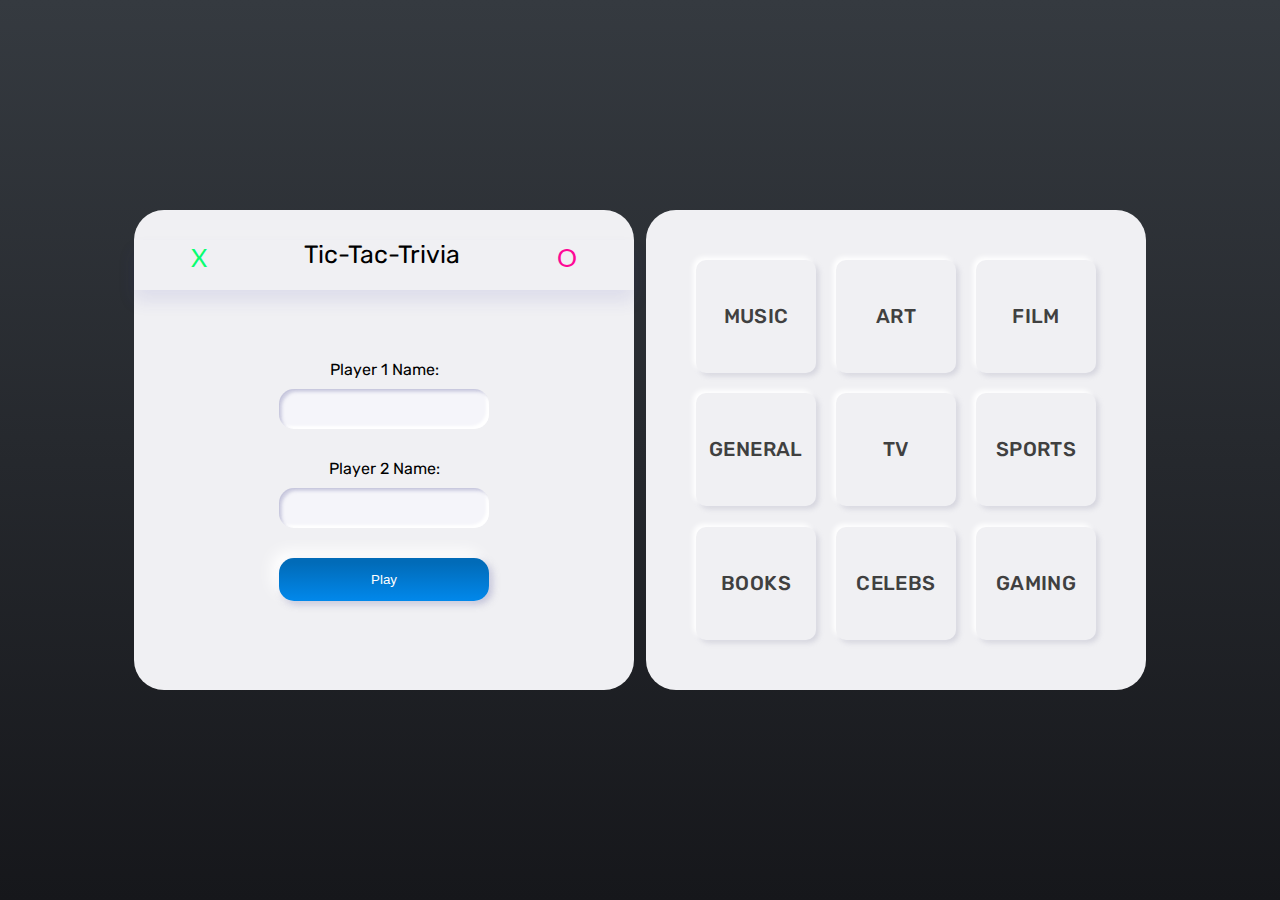
<file: index.html>
<!DOCTYPE html>
<html lang="en">
<head>
    <meta charset="UTF-8">
    <meta name="viewport" content="width=device-width, initial-scale=1.0">
    <title>Tic-Tac-Trivia</title>
    <script src="https://cdnjs.cloudflare.com/ajax/libs/jquery/3.2.1/jquery.js"></script>
    <link rel="stylesheet" href="./css/main.css">
    <link href="https://fonts.googleapis.com/css2?family=Rubik:wght@300;400;500&display=swap" rel="stylesheet">
    <link href="https://fonts.googleapis.com/css2?family=Lato:wght@900&display=swap" rel="stylesheet">
</head>
<body>

<section class="container">
    
    <div id="left"> 

    <div class="nav">
        <p><span class="lato">X </span></p>
        <p><span class="lato">O</span> </p>
        <p id="timer">Tic-Tac-Trivia</p>
    </div>

    <div id="game-controls">
        <!-- <img class="logo" src="img/logo.png"> -->
        <label for="player1">Player 1 Name:</label>
        <input type="text" id="player1" name="player1">
        <label for="player2">Player 2 Name:</label>
        <input type="text" id="player2" name="player2">
        <input type="submit" value="Play" id="submit-names"> 
    </div>

    </div>

    <div id="game-board">
    <div id="1" class="square listen" data-category="12">Music</div>
    <div id="2" class="square listen" data-category="25">Art</div>
    <div id="3" class="square listen" data-category="11">Film</div>
    <div id="4" class="square listen" data-category="9">General</div>
    <div id="5" class="square listen" data-category="14">TV</div>
    <div id="6" class="square listen" data-category="21">Sports</div>
    <div id="7" class="square listen" data-category="10">Books</div>
    <div id="8" class="square listen" data-category="26">Celebs</div>
    <div id="9" class="square listen" data-category="15">Gaming</div>
    </div>

</section>
<script src="./js/app.js"></script>
</body>
</html>
</file>
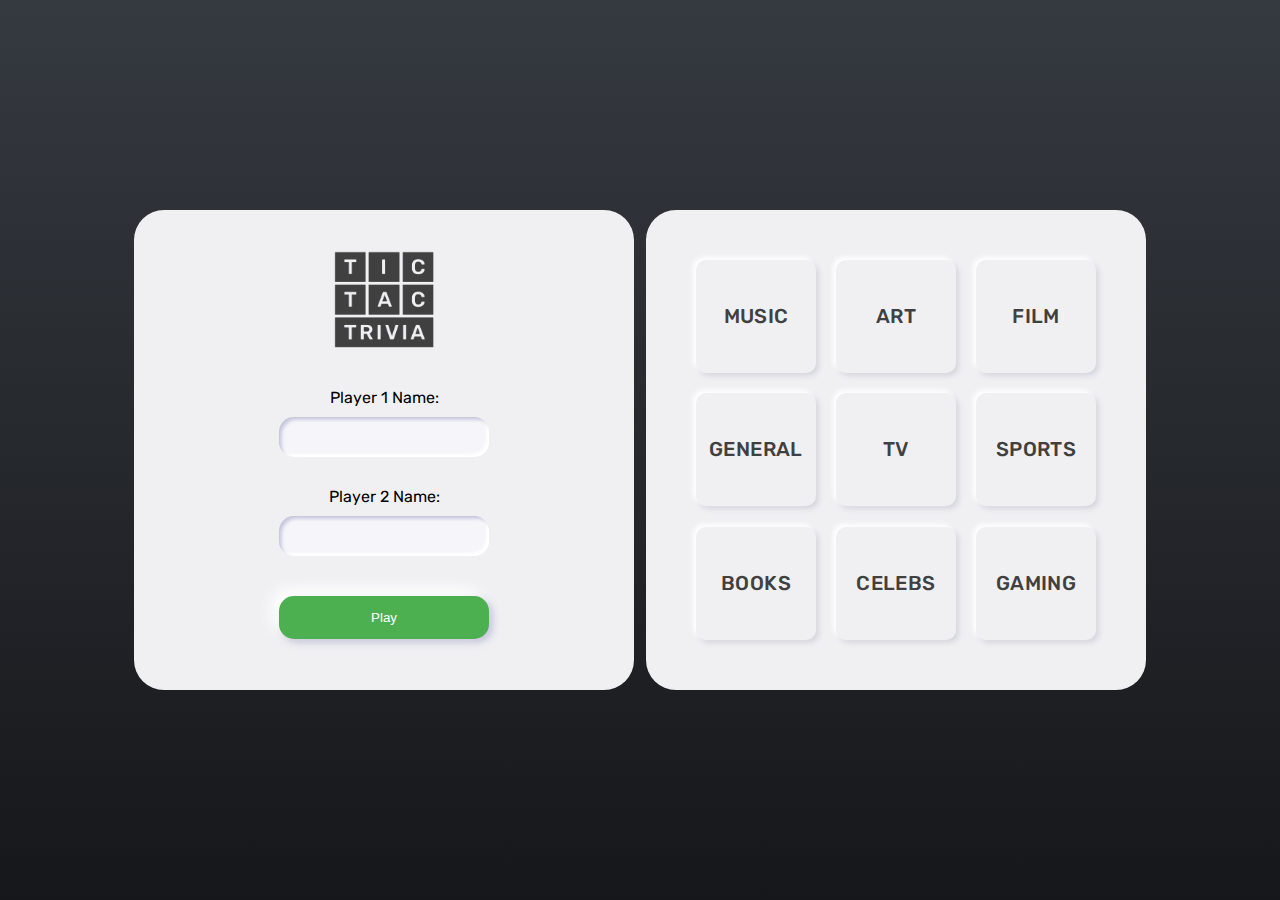
<file: Project0/index.html>
<!DOCTYPE html>
<html lang="en">
<head>
    <meta charset="UTF-8">
    <meta name="viewport" content="width=device-width, initial-scale=1.0">
    <title>Document</title>
    <script src="https://cdnjs.cloudflare.com/ajax/libs/jquery/3.2.1/jquery.js"></script>
    <link rel="stylesheet" href="./css/main.css">
    <link href="https://fonts.googleapis.com/css2?family=Rubik:wght@300;400;500&display=swap" rel="stylesheet">
</head>
<body>

    <section class="container">

    <div id="game-controls">
        <img class="logo" src="img/logo.png">
        <label for="player1">Player 1 Name:</label>
        <input type="text" id="player1" name="player1">
        <label for="player2">Player 2 Name:</label>
        <input type="text" id="player2" name="player2">
        <input type="submit" value="Play" id="submit-names"> 
    </div>

    <div id="game-board">
    <div id="1" class="square">Music</div>
    <div id="2" class="square">Art</div>
    <div id="3" class="square">Film</div>
    <div id="4" class="square">General</div>
    <div id="5" class="square">TV</div>
    <div id="6" class="square">Sports</div>
    <div id="7" class="square">Books</div>
    <div id="8" class="square">Celebs</div>
    <div id="9" class="square">Gaming</div>
    </div>

</section>


<script src="./js/app.js"></script>
</body>
</html>
</file>
<file: css/main.css>
body {
  margin: 0;
  padding: 0;
  font-family: Rubik;
  font-style: normal;
  font-weight: 400;
  text-align: center;
  background: linear-gradient( #353A40, #16171B);
}

a {
  color: white;
  text-align: center;
  text-decoration: none;
  margin: 0 auto;
}

p {
    font-size: 50px;
    margin: 0;
}

.logo {
  width: 100px;
  margin: 0px auto 30px;
}

.container {
  display: flex;
  flex-wrap: wrap;
  justify-content: center;
  align-items: center;
  margin: auto;
  height: 100vh;
  width: 80%;
}

#left {
  grid-template-columns: repeat(12, 1fr);
  width: 420px;
  min-width: 420px;
  background: #f0f0f3;
  padding: 30px 40px;
  margin: 20px auto;
  height: 420px;
  border-radius: 30px;
}

#game-controls {
  display: flex;
  justify-content: center;
  flex-direction: column;
  height: 300px;
}

.nav {
  padding: 0 50px;
  grid-column: 1 / span 12;
  margin: 0 -40px 40px;
  height: 50px;
  box-shadow: 0px 11px 17px rgba(63, 63, 170, 0.1);
}

.lato {
  font-family: 'Lato', sans-serif;
}

.nav p:nth-of-type(1) {
  font-size: 25px;
  float: left;
  color: #08fe70;
  padding: 2px 7px;
}

.green-border {
  border-radius: 8px;
  background-color: #34383e;
  box-shadow: inset 0px 0px 0px 2px #08fe70;
  box-sizing: border-box;
}
.purple-border {
  border-radius: 8px;
  background-color: #34383e;
  box-shadow: inset 0px 0px 0px 2px #fe0896;
  box-sizing: border-box;
}
.nav p:nth-of-type(2) {
  font-size: 25px;
  float: right;
  color: #fe0896;
  padding: 2px 7px;
}
.nav p:nth-of-type(3) {
  font-size: 25px;
  text-align: center;
}


#game-board {
  width: 420px;
  min-width: 420px;
  background: #f0f0f3;
  border-radius: 30px;
  display: flex;
  flex-wrap: wrap;
  justify-content: center;
  padding: 40px;
  margin: 20px auto;
  height: 400px;
}

.square {
  display: inline-block;
  width: 120px;
  height: 113px;
  background: #f0f0f3;
  box-shadow: -3px -3px 5px #ffffff, 3px 3px 5px rgba(174, 174, 192, 0.4);
  border-radius: 10px;
  text-align: center;
  margin: 10px;
  font-family: Rubik;
  font-style: normal;
  font-weight: 500;
  font-size: 20px;
  line-height: 113px;
  letter-spacing: 0.02em;
  color: #404040;
  text-transform: uppercase;
}
.square:hover {
  background: #dedede;
  cursor: pointer;
}

.square:active {
  background: #dedede;
  box-shadow:
  inset -3px -5px 10px #FAFBFF,
  inset 5px 5px 10px #A6ABBD;
}

.clicked {
  width: 120px;
  height: 113px;
  background: #dedede;
  box-shadow:
  inset -3px -5px 10px #FAFBFF,
  inset 5px 5px 10px #A6ABBD;
}

.x {
  color: #08fe70;
  font-family: 'Lato', sans-serif;
}
#game-board > .x {
  font-size: 80px;
}
#game-board > .o {
  font-size: 80px;
}

.o {
  color: #fe0896;
  font-family: 'Lato', sans-serif;
}

input[type="text"] {
  height: 20px;
  background: #f5f5fa;
  box-shadow: inset -1px -1px 2px rgba(255, 255, 255, 0.5),
    inset 1px 1px 1px rgba(170, 170, 204, 0.25),
    inset 3px 3px 3px rgba(170, 170, 204, 0.5), inset -3px -3px 3px #ffffff;
  border-radius: 15px;
  border: none;
  display: block;
  text-align: center;
  width: 50%;
  padding: 20px;
  margin: 10px auto 30px;
  box-sizing: border-box;
}

input[type="submit"] {
  width: 50%;
  background: linear-gradient(180deg, #016BB8 10%, #0188eb);
  color: white;
  padding: 14px 20px;
  margin: 0px auto;
  border: none;
  cursor: pointer;
  box-shadow: -3px -3px 7px rgba(255, 255, 255, 0.5),
    3px 3px 7px rgba(170, 170, 204, 0.25), 3px 3px 7px rgba(170, 170, 204, 0.5),
    -7px -7px 15px #ffffff;
  border-radius: 15px;
}

input[type="submit"]:hover {
  transform: scale(0.98); 
  box-shadow: 2px 2px 10px #08feeb;
}

input[type="submit"]:active { 
    transform: scale(0.98); 
    box-shadow: 3px 2px 22px 1px rgba(0, 0, 0, 0.24); 
} 

button {
  width: 50%;
  font-size: 14px;
  background: linear-gradient(180deg, #016BB8 10%, #0188eb);
  color: white;
  padding: 14px 20px;
  margin: 10px auto;
  border: none;
  cursor: pointer;
  border-radius: 12px;
  display: inherit;
}

button:active { 
    transform: scale(1.1); 
    box-shadow: 3px 2px 22px 1px #0896fe; 
} 

button:hover { 
  transform: scale(0.98); 
  box-shadow: 2px 2px 10px #08feeb; 
} 

.btns {
  display: block;
}

.trivia {
  font-size: 22px;
  font-weight: 400;
  margin: 0 0 25px;
}

.win {
  box-shadow: 0px 0px 20px #08feeb
}

.small {
  font-size: 20px;
  margin: 10px 0;
}

hr {
  width: 80%;
  border: 0;
  height: 1px;
  background-image: linear-gradient(to right, rgba(0, 0, 0, 0), rgba(0, 0, 0, 0.75), rgba(0, 0, 0, 0));
  margin: 20px auto;
}

@media only screen and (max-device-width: 629px) {
  body {
    margin: 0;
    padding: 0;
    font-family: Rubik;
    font-style: normal;
    font-weight: 400;
    text-align: center;
    background: linear-gradient( #353A40, #16171B);
  }


#game-controls {
  width: 270px;
  background: #f0f0f3;
  display: flex;
  /* flex-wrap: wrap; */
  flex-direction: column;
  justify-content: center;
  padding: 20px;
  margin: 0 auto;
  height: 300px;
  border-radius: 30px;
}

  #game-board {
    width: 270px;
    background: #f0f0f3;
    border-radius: 30px;
    display: flex;
    flex-wrap: wrap;
    justify-content: center;
    padding: 20px;
    margin: 0 auto;
    height: 250px;
  }


.square {
  display: inline-block;
  width: 70px;
  height: 65px;
  background: #f0f0f3;
  box-shadow: -3px -3px 5px #ffffff, 3px 3px 5px rgba(174, 174, 192, 0.4);
  border-radius: 10px;
  text-align: center;
  margin: 5px;
  font-family: Rubik;
  font-style: normal;
  font-weight: 500;
  font-size: 14px;
  line-height: 65px;
  letter-spacing: 0.02em;
  color: #404040;
  text-transform: uppercase;
}

.trivia {
  font-size: 17px;
  margin: 0 0 15px;
}

.logo {
  width: 50px;
  margin: 0px auto 30px;
}

p {
  font-size: 20px;
  margin: 0;
}

label {
  font-size: 10px;
}

input[type="submit"] {
  font-size: 12px;
  line-height: 12px;
}

button {
  width: 50%;
  font-size: 13px;
  background: linear-gradient(180deg, #016BB8 10%, #0188eb);
  color: white;
  padding: 7px 18px;
  margin: 10px auto;
  border: none;
  cursor: pointer;
  border-radius: 12px;
  display: inherit;
}

#timer {
  font-size: 13px;
}

}


@media only screen and (min-width: 320) {
  
}

@media only screen and (min-width: 1350px) {
  #left {
    margin: 20px 20px 0px auto;
  }
  #game-board {
    margin: 20px auto 0px 20px;
}
}
</file>
<file: Project0/css/main.css>
body {
  margin: 0;
  padding: 0;
  font-family: Rubik;
  font-style: normal;
  font-weight: 400;
  text-align: center;
  background: linear-gradient( #353A40, #16171B);
}

p {
    font-size: 50px;
    margin: 0;
}

.logo {
  width: 100px;
  margin: 0px auto 40px;
}

.container {
  display: flex;
  flex-wrap: wrap;
  justify-content: center;
  align-items: center;
  margin: auto;
  height: 100vh;
  width: 80%;
}

#game-controls {
  width: 420px;
  background: #f0f0f3;
  display: flex;
  /* flex-wrap: wrap; */
  flex-direction: column;
  justify-content: center;
  padding: 40px;
  margin: 0 auto;
  height: 400px;
  border-radius: 30px;
}

#game-board {
  width: 420px;
  background: #f0f0f3;

  border-radius: 30px;
  display: flex;
  flex-wrap: wrap;
  justify-content: center;
  padding: 40px;
  margin: 0 auto;
  height: 400px;
}

.square {
  display: inline-block;
  width: 120px;
  height: 113px;
  background: #f0f0f3;
  box-shadow: -3px -3px 5px #ffffff, 3px 3px 5px rgba(174, 174, 192, 0.4);
  border-radius: 10px;
  text-align: center;
  margin: 10px;
  font-family: Rubik;
  font-style: normal;
  font-weight: 500;
  font-size: 20px;
  line-height: 113px;
  letter-spacing: 0.02em;
  color: #404040;
  text-transform: uppercase;
}
.square:hover {
  width: 120px;
  height: 113px;
  background: #dedede;
  cursor: pointer;
  /* box-shadow:
  /* 0px 0px 20px #08feeb, */
  /* inset -3px -5px 10px #FAFBFF,
  inset 5px 5px 10px #A6ABBD;
  box-shadow: ; */ */
}
.square:active {
  width: 120px;
  height: 113px;
  background: #dedede;
  box-shadow:
  /* 0px 0px 20px #08feeb, */
  inset -3px -5px 10px #FAFBFF,
  inset 5px 5px 10px #A6ABBD;
  /* box-shadow: 0px 0px 20px #08feeb; */
}
.clicked {
  width: 120px;
  height: 113px;
  background: #dedede;
  box-shadow:
  /* 0px 0px 20px #08feeb, */
  inset -3px -5px 10px #FAFBFF,
  inset 5px 5px 10px #A6ABBD;
  box-shadow: ;
}

.x {
  color: #fe0896;
  font-size: 65px;
}

.o {
  color: #7008fe;
  font-size: 65px;
}

input[type="text"] {
  height: 20px;
  background: #f5f5fa;

  box-shadow: inset -1px -1px 2px rgba(255, 255, 255, 0.5),
    inset 1px 1px 1px rgba(170, 170, 204, 0.25),
    inset 3px 3px 3px rgba(170, 170, 204, 0.5), inset -3px -3px 3px #ffffff;
  border-radius: 15px;
  border: none;
  display: block;
  text-align: center;
  width: 50%;
  padding: 20px;
  margin: 10px auto 30px;

  box-sizing: border-box;
}

input[type="submit"] {
  width: 50%;
  background-color: #4caf50;
  color: white;
  padding: 14px 20px;
  margin: 10px auto;
  border: none;
  cursor: pointer;
  box-shadow: -3px -3px 7px rgba(255, 255, 255, 0.5),
    3px 3px 7px rgba(170, 170, 204, 0.25), 3px 3px 7px rgba(170, 170, 204, 0.5),
    -7px -7px 15px #ffffff;
  border-radius: 15px;
}

input[type="submit"]:active { 
    transform: scale(0.98); 

    box-shadow: 3px 2px 22px 1px rgba(0, 0, 0, 0.24); 

} 

button {
  width: 50%;
  background: linear-gradient(180deg, #016BB8 10%, #0188eb);
  color: white;
  padding: 14px 20px;
  margin: 10px auto;
  border: none;
  cursor: pointer;
  border-radius: 12px;
  display: inherit;
}

button:active { 
    transform: scale(1.1); 

    box-shadow: 3px 2px 22px 1px #0896fe; 

} 

button:hover { 
  transform: scale(0.98); 

  box-shadow: 2px 2px 10px #08feeb; 

} 

.btns {
  display: block;
}

.trivia {
  font-size: 25px;
  margin: 0 0 15px;
}

.win {
  box-shadow: 0px 0px 20px #4caf50
}

#timer {
  font-size: 20px;
}

.small {
  font-size: 20px;
  margin: 20px 0;
}
</file>
